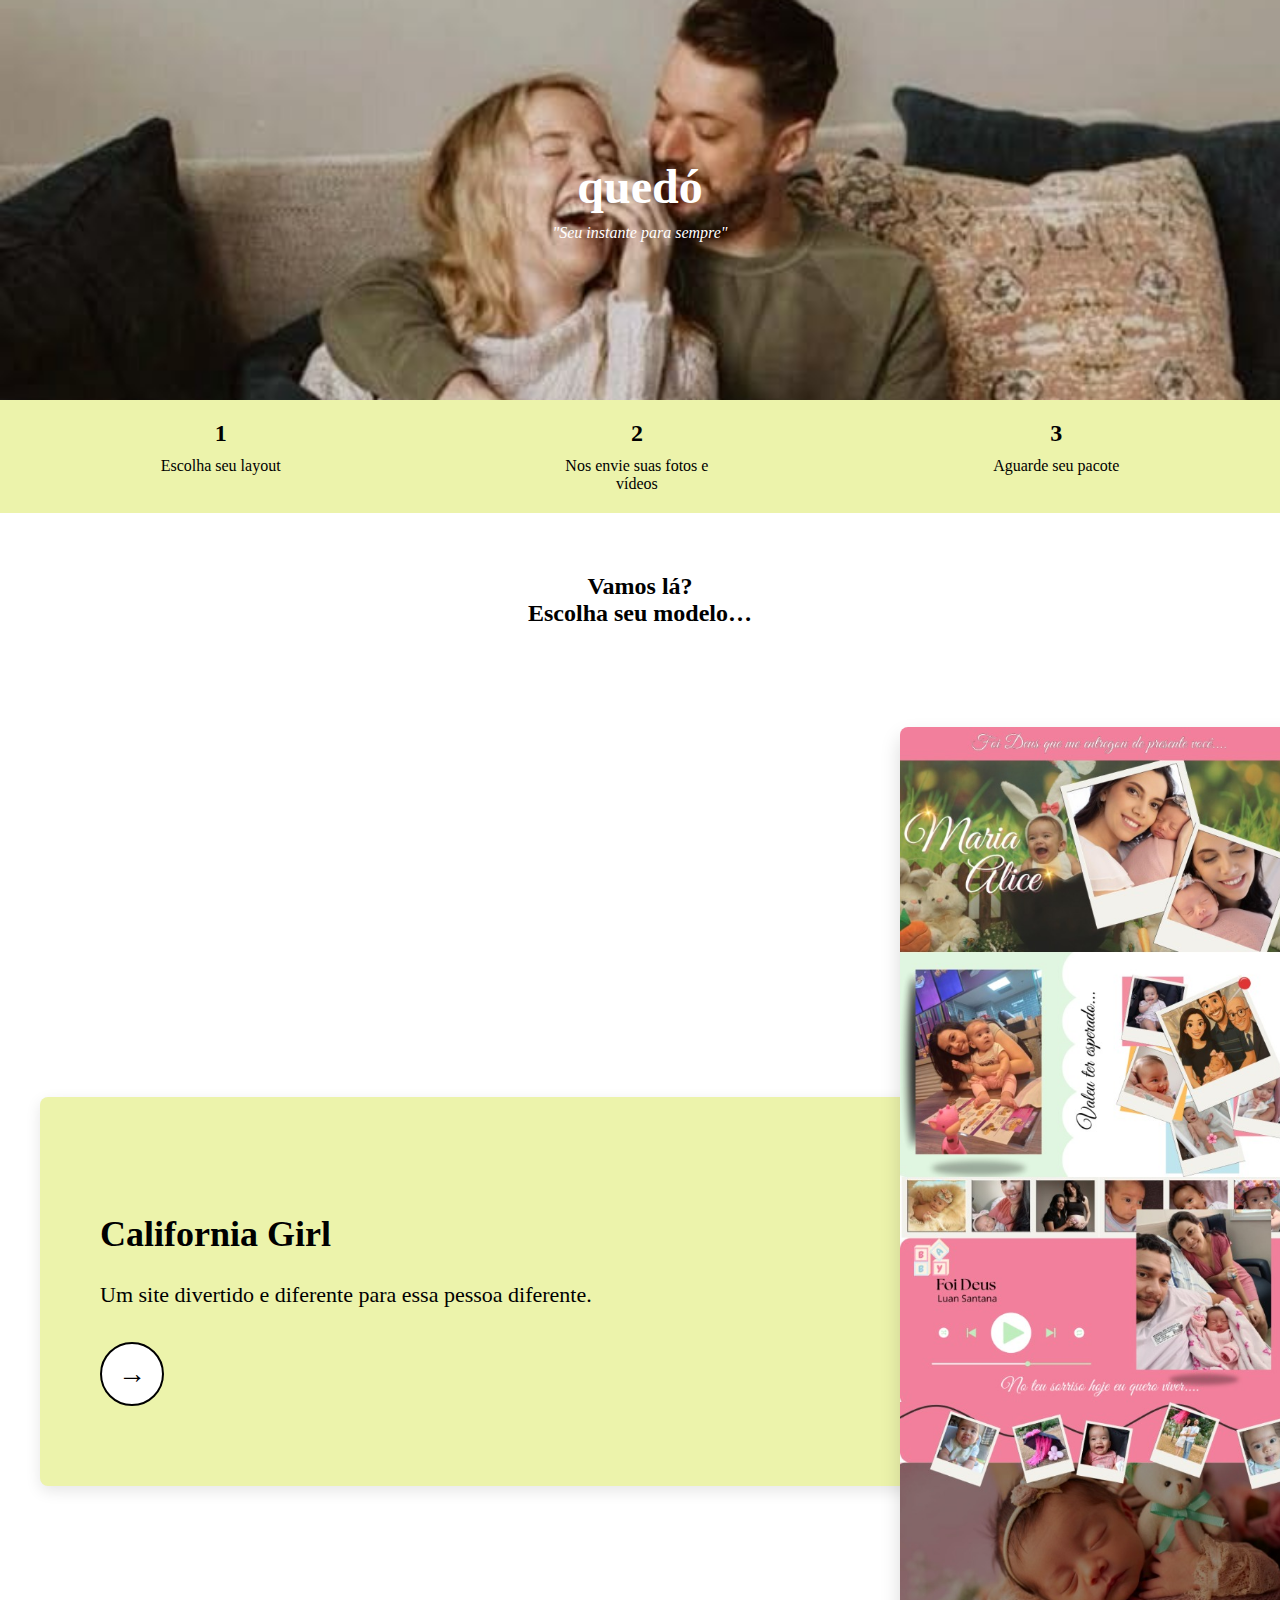
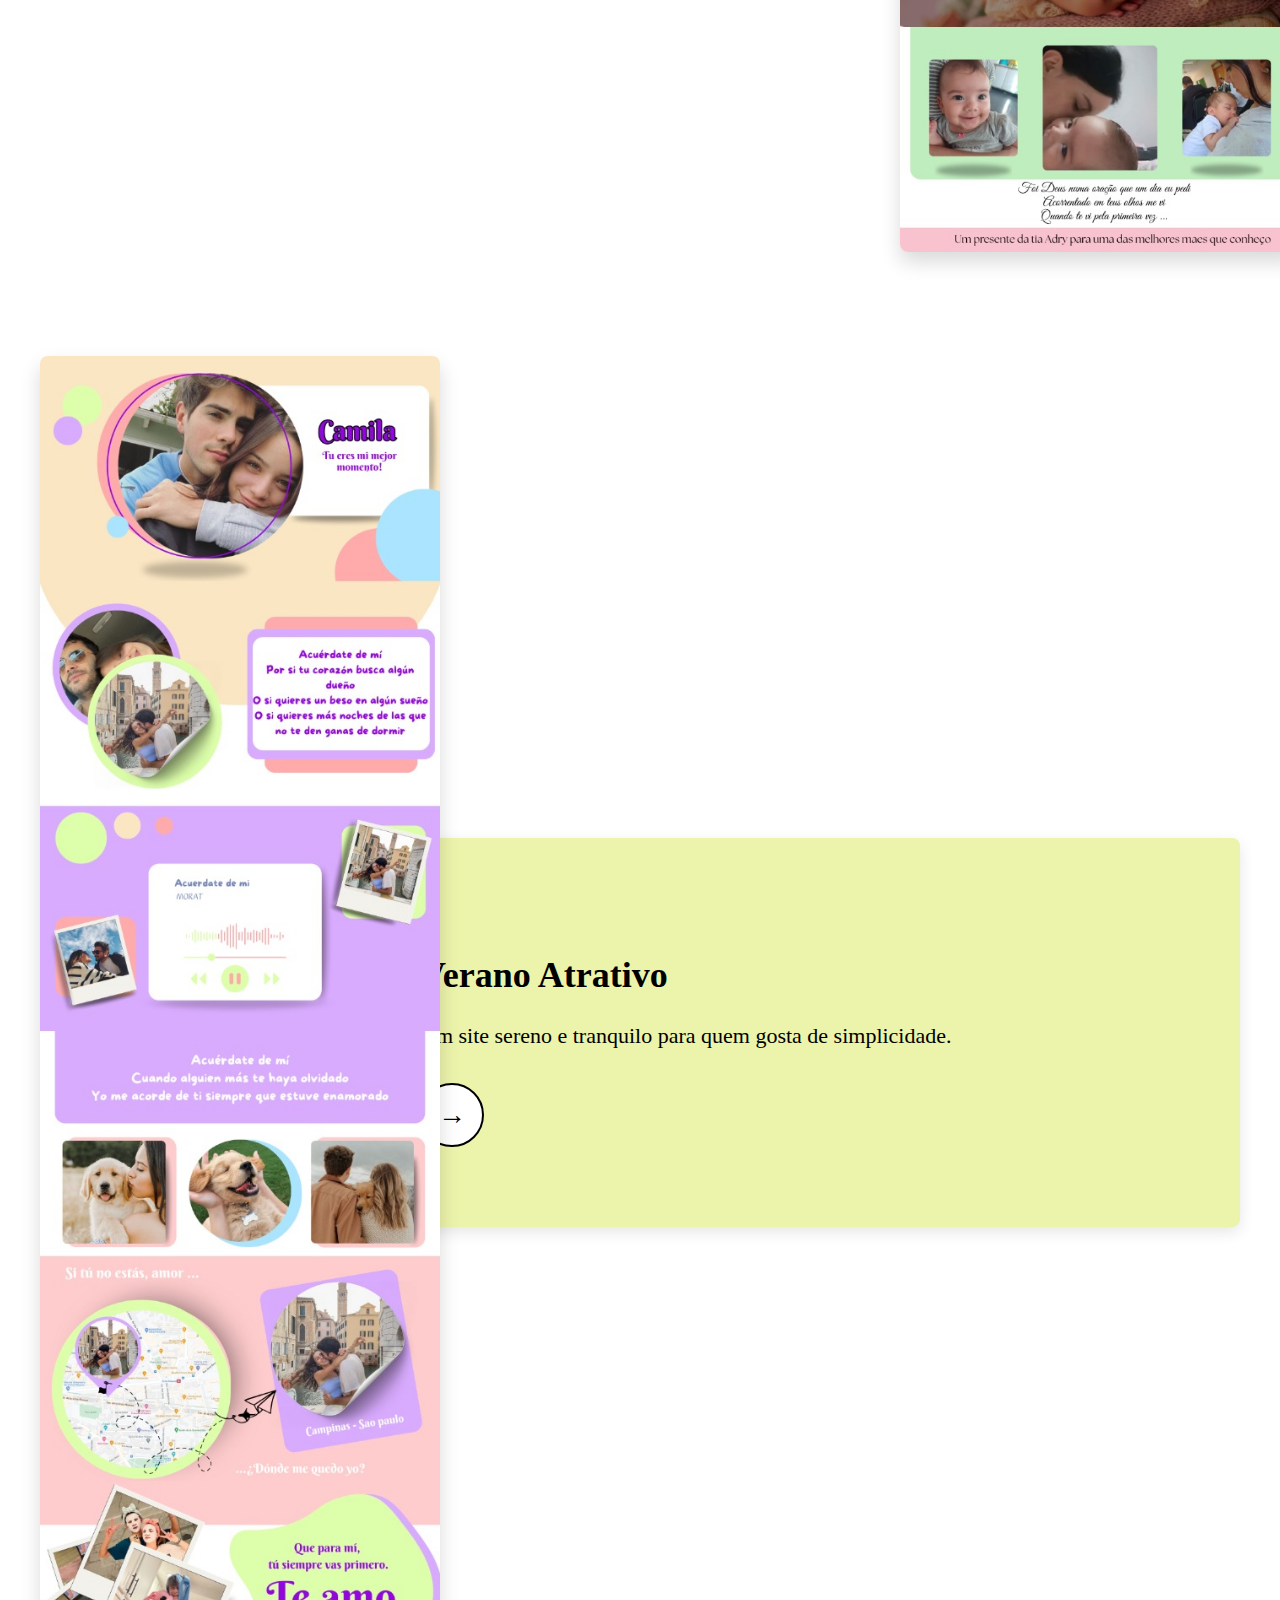
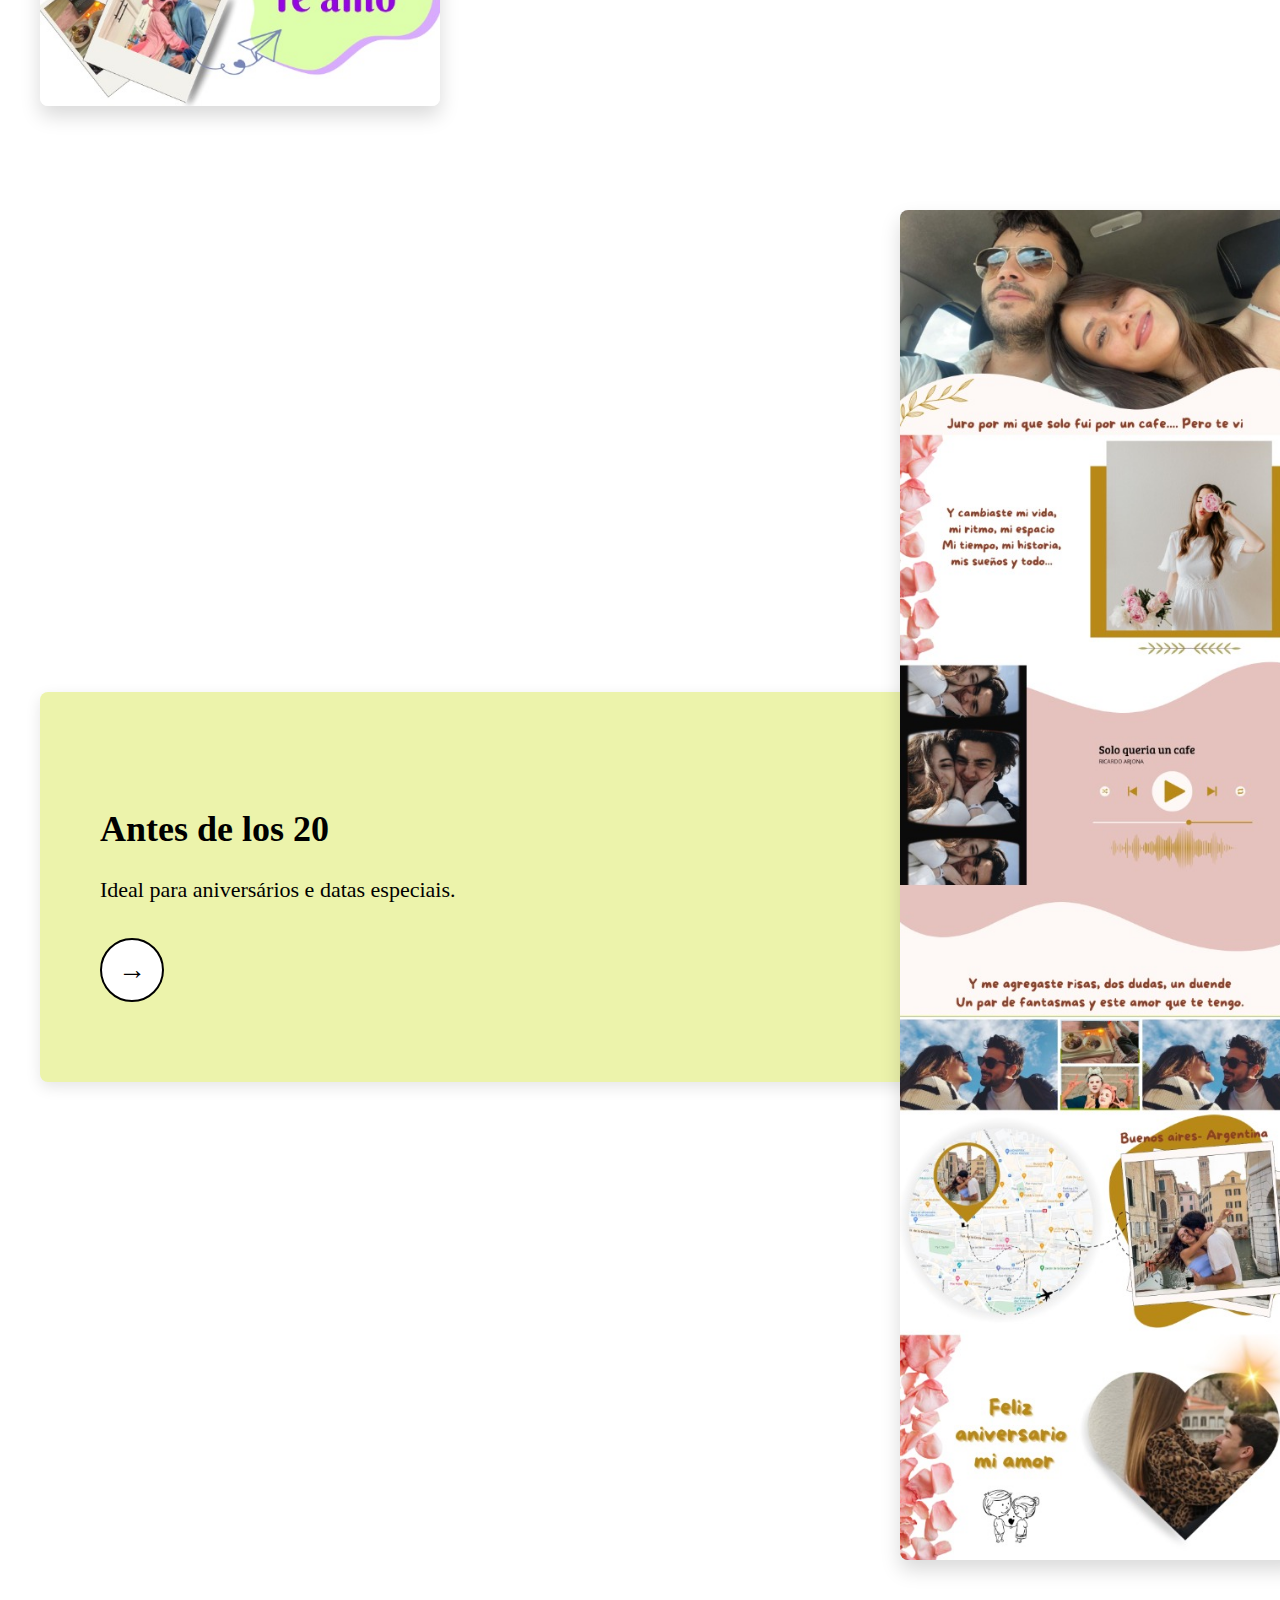
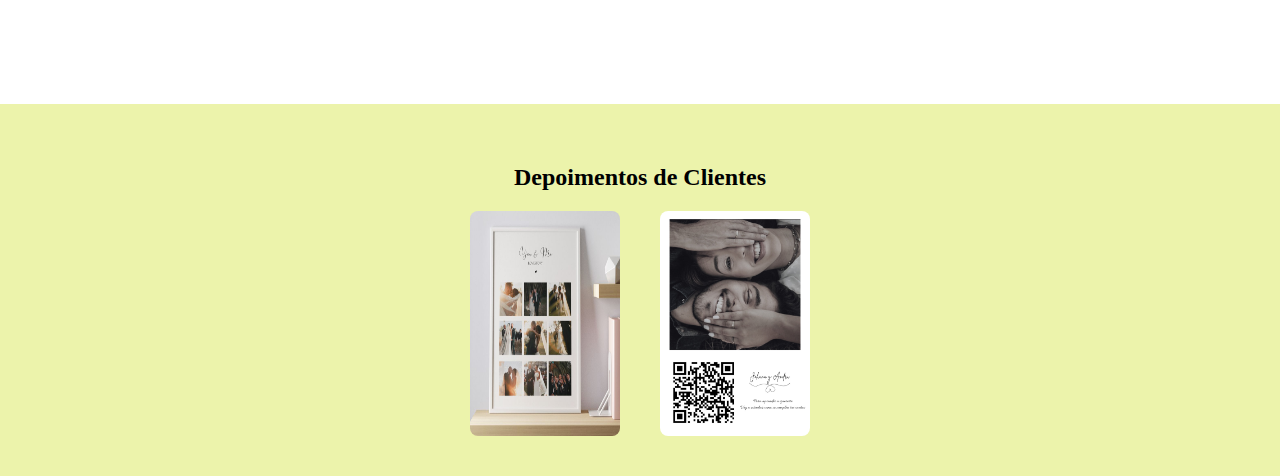
<file: modelo1.html>
<!DOCTYPE html>
<html lang="pt">
  <head>
    <meta charset="UTF-8" />
    <meta name="viewport" content="width=device-width, initial-scale=1.0" />
    <title>Quedó</title>
    <link rel="stylesheet" href="style1.css">
  </head>

  <body>

    <section class="hero">
      <h1>quedó</h1>
      <p>"Seu instante para sempre"</p>
    </section>

    <section class="steps">
      <div class="step">
        <span>1</span>
        Escolha seu layout
      </div>
      <div class="step">
        <span>2</span>
        Nos envie suas fotos e vídeos
      </div>
      <div class="step">
        <span>3</span>
        Aguarde seu pacote
      </div>
    </section>

    <section class="models">
      <h2>Vamos lá?<br>Escolha seu modelo…</h2>

      <div class="model-card">
        <div class="model-img-wrapper">
          <img class="model-img" src="fotos/foto_1.jpeg" alt="Modelo California Girl">
        </div>
        <div class="model-info">
          <h3>California Girl</h3>
          <p>Um site divertido e diferente para essa pessoa diferente.</p>
          <div class="model-button">
            <a href="#formulario" class="arrow-button">→</a>
          </div>
        </div>
      </div>

      <div class="model-card">
        <div class="model-img-wrapper">
          <img class="model-img" src="fotos/foto_2.jpeg" alt="Modelo Verano Atrativo">
        </div>
        <div class="model-info">
          <h3>Verano Atrativo</h3>
          <p>Um site sereno e tranquilo para quem gosta de simplicidade.</p>
          <div class="model-button">
            <a href="#formulario" class="arrow-button">→</a>
          </div>
        </div>
      </div>

      <div class="model-card">
        <div class="model-img-wrapper">
          <img class="model-img" src="fotos/foto_3.jpeg" alt="Modelo Antes dos 20">
        </div>
        <div class="model-info">
          <h3>Antes de los 20</h3>
          <p>Ideal para aniversários e datas especiais.</p>
          <div class="model-button">
            <a href="#formulario" class="arrow-button">→</a>
          </div>
        </div>
      </div>      

    </section>

    <section class="testimonials">
      <h2>Depoimentos de Clientes</h2>
      <div class="testimonial-imgs">
        <img src="fotos/foto_4.jpeg" alt="Depoimento 1">
        <img src="fotos/foto_5.jpeg" alt="Depoimento 2">
      </div>
    </section>

  </body>
</html>
</file>
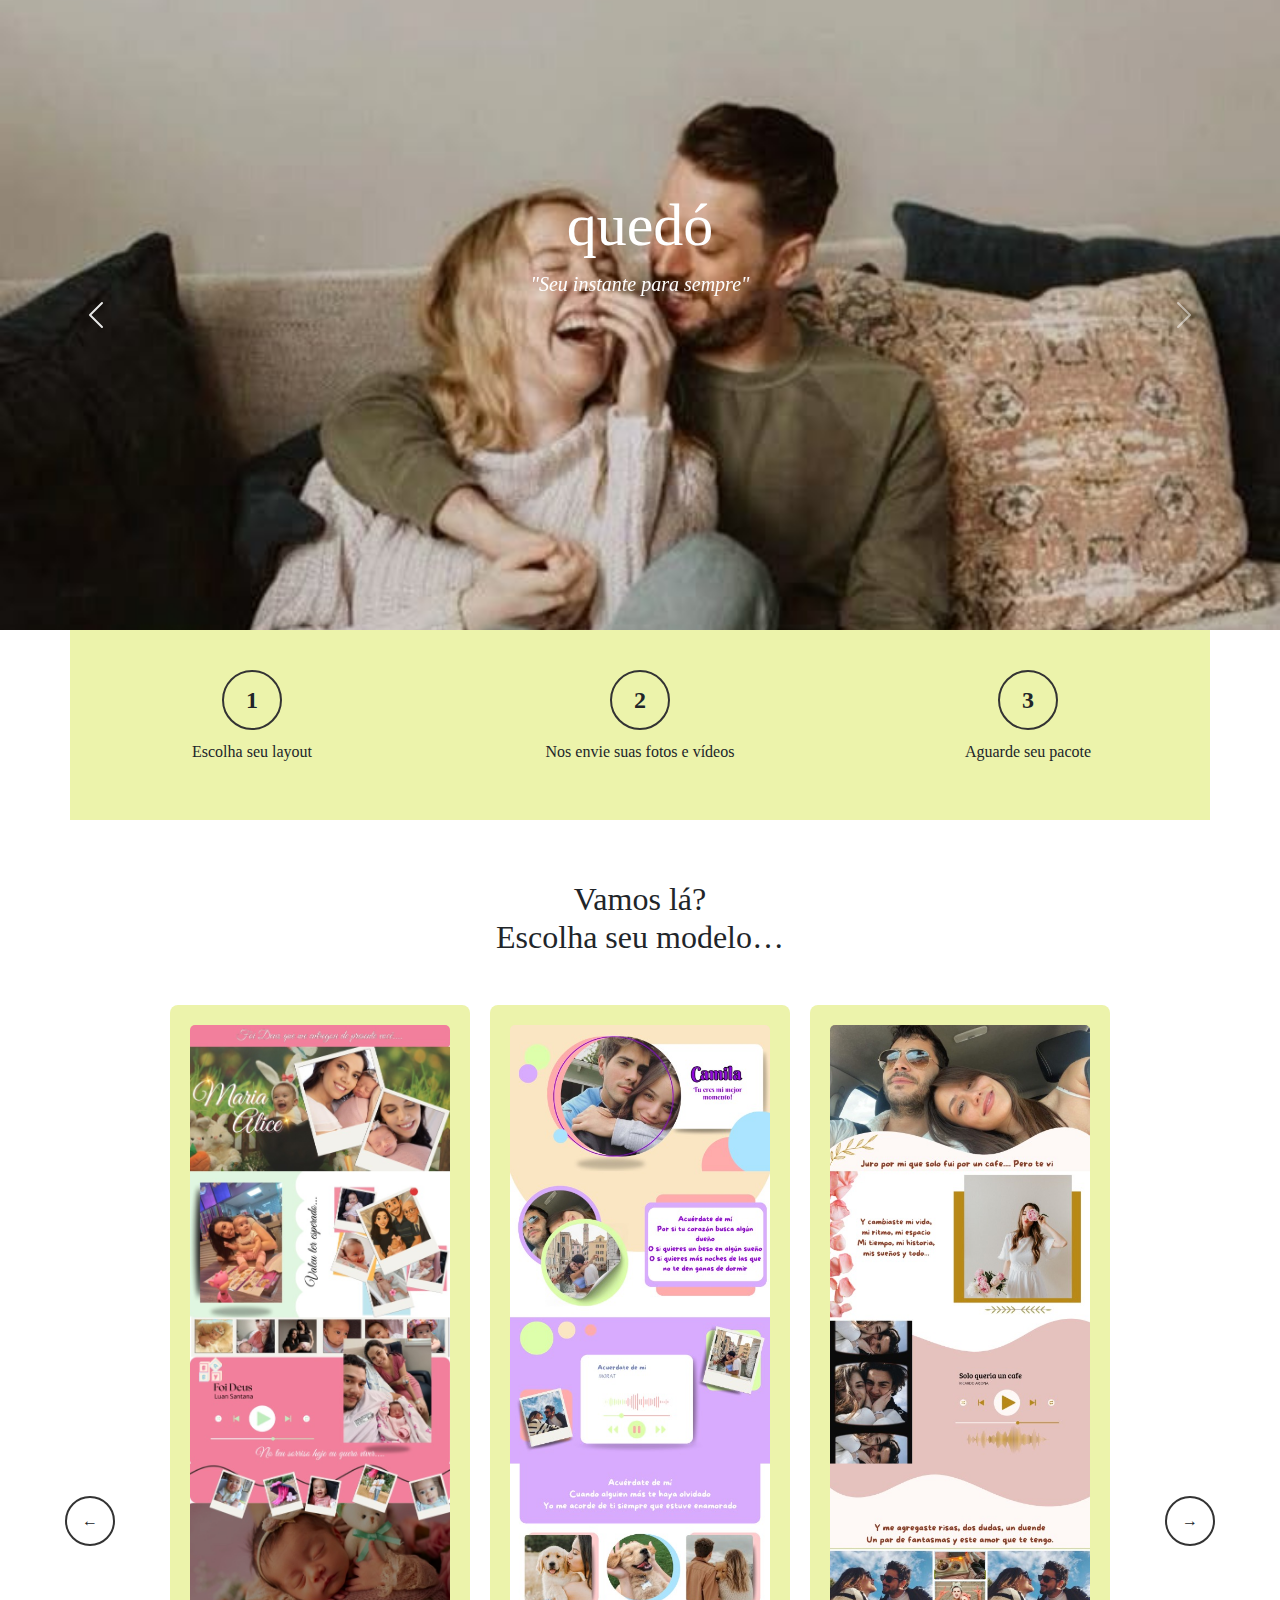
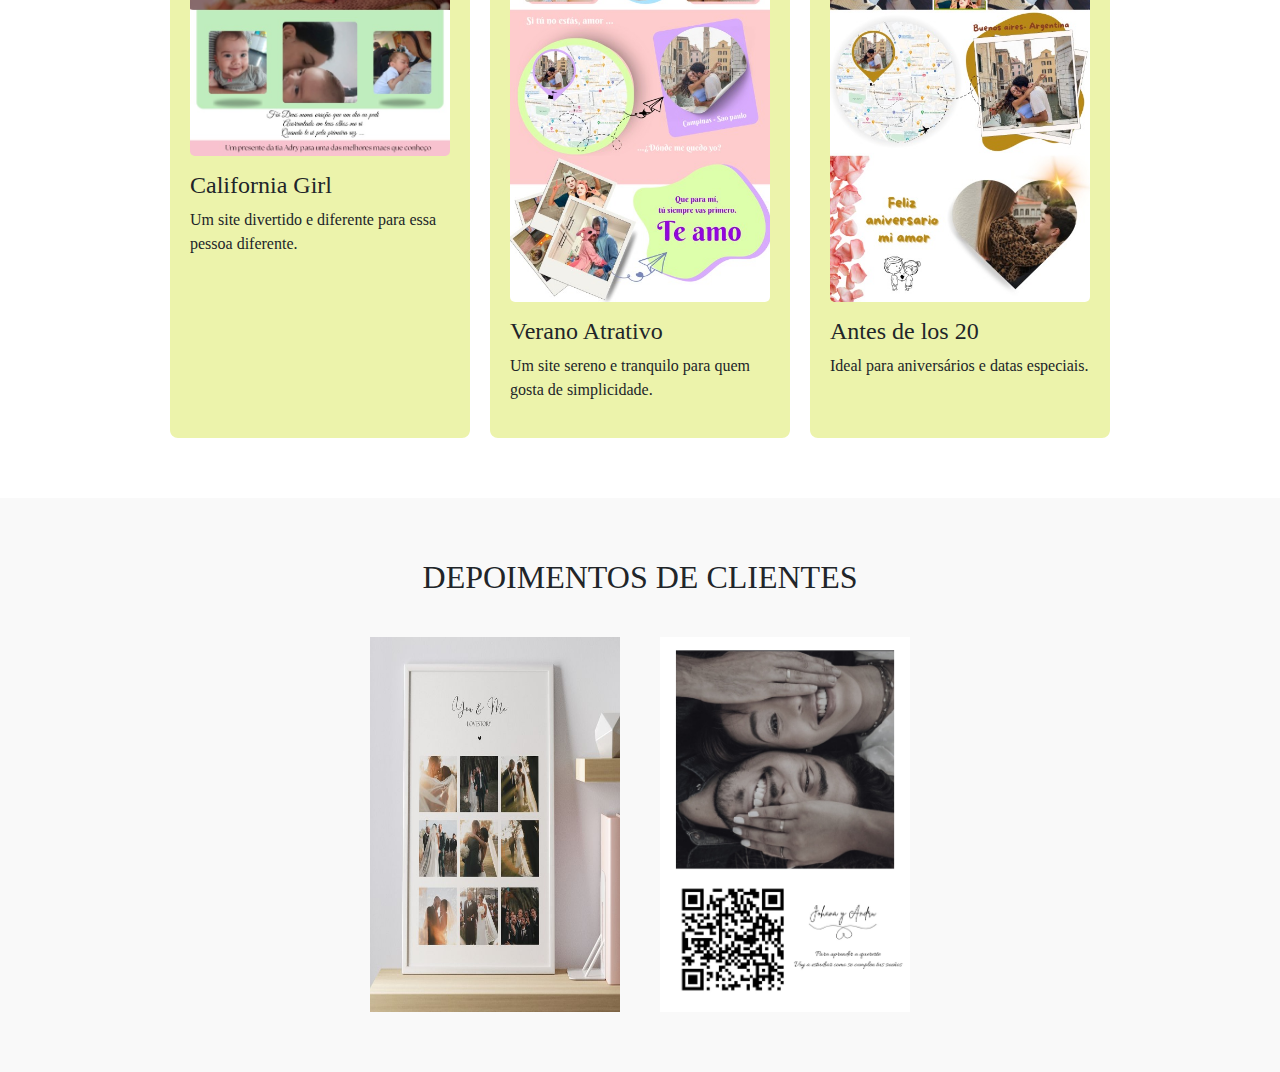
<file: modelo2.html>
<!DOCTYPE html>
<html lang="pt">
  <head>
    <meta charset="UTF-8" />
    <meta name="viewport" content="width=device-width, initial-scale=1.0" />
    <title>Quedó</title>
    <link href="https://cdn.jsdelivr.net/npm/bootstrap@5.3.3/dist/css/bootstrap.min.css" rel="stylesheet" />
    <link rel="stylesheet" href="style2.css">
  </head>

  <body>

    <!-- Hero / Carrusel -->
    <section class="hero">
      <div id="heroCarousel" class="carousel slide" data-bs-ride="carousel">
        <div class="carousel-inner">
          <div class="carousel-item active">
            <img src="fotos/foto_0.jpeg" class="d-block w-100" alt="Banner 1">
          </div>

          <div class="carousel-item">
            <img src="fotos/foto_0.jpeg" class="d-block w-100" alt="Banner 2">
          </div>

          <div class="carousel-item">
            <img src="fotos/foto_0.jpeg" class="d-block w-100" alt="Banner 3">
          </div>
        </div>

        <button class="carousel-control-prev" type="button" data-bs-target="#heroCarousel" data-bs-slide="prev">
          <span class="carousel-control-prev-icon"></span>
        </button>

        <button class="carousel-control-next" type="button" data-bs-target="#heroCarousel" data-bs-slide="next">
          <span class="carousel-control-next-icon"></span>
        </button>
      </div>

      <div class="overlay-text">
        <h1>quedó</h1>
        <p>"Seu instante para sempre"</p>
      </div>
    </section>

    <!-- Steps -->
    <section class="steps container">
      <div class="row">
        <div class="col-md-4 step">
          <div class="step-number">1</div>
          <p>Escolha seu layout</p>
        </div>

        <div class="col-md-4 step">
          <div class="step-number">2</div>
          <p>Nos envie suas fotos e vídeos</p>
        </div>

        <div class="col-md-4 step">
          <div class="step-number">3</div>
          <p>Aguarde seu pacote</p>
        </div>
      </div>
    </section>

    <!-- Modelos (slider personalizado) -->
    <section class="models container">
      <h2 class="text-center">Vamos lá? <br>Escolha seu modelo…</h2>
      <div class="slider-container d-flex align-items-center justify-content-center mt-5">
        <div class="nav-arrow prev" id="slidePrev">&#8592;</div>
        <div class="d-flex overflow-hidden" id="modelSlide">
          <!-- Cartões de modelo -->
          <div class="model-card">
            <img src="fotos/foto_1.jpeg" alt="California Girl">
            <div class="model-info">
              <h3>California Girl</h3>
              <p>Um site divertido e diferente para essa pessoa diferente.</p>
            </div>
          </div>

          <div class="model-card">
            <img src="fotos/foto_2.jpeg" alt="Verano Atrativo">
            <div class="model-info">
              <h3>Verano Atrativo</h3>
              <p>Um site sereno e tranquilo para quem gosta de simplicidade.</p>
            </div>
          </div>

          <div class="model-card">
            <img src="fotos/foto_3.jpeg" alt="Antes de los 20">
            <div class="model-info">
              <h3>Antes de los 20</h3>
              <p>Ideal para aniversários e datas especiais.</p>
            </div>
          </div>
        </div>

        <div class="nav-arrow next" id="slideNext">&#8594;</div>
      </div>
    </section>

    <!-- Depoimentos -->
    <section class="testimonials">
      <div class="container">
        <h2>DEPOIMENTOS DE CLIENTES</h2>
        <div class="d-flex flex-wrap justify-content-center">
          <img class="testimonial-img" src="fotos/foto_4.jpeg" alt="Depoimento 1">
          <img class="testimonial-img" src="fotos/foto_5.jpeg" alt="Depoimento 2">
        </div>
      </div>
    </section>

    <script src="https://cdn.jsdelivr.net/npm/bootstrap@5.3.3/dist/js/bootstrap.bundle.min.js"></script>
  
    <script>
      // Slider de modelos
      const container = document.getElementById('modelSlide');
      let scrollX = 0;
      document.getElementById('slidePrev').addEventListener('click', () => {
      scrollX -= 320;
      if (scrollX < 0) scrollX = 0;
      container.scrollTo({ left: scrollX, behavior: 'smooth' });
      });

      document.getElementById('slideNext').addEventListener('click', () => {
      scrollX += 320;
      const max = container.scrollWidth - container.clientWidth;
      if (scrollX > max) scrollX = max;
      container.scrollTo({ left: scrollX, behavior: 'smooth' });
      });

    </script>
  </body>
</html>
</file>
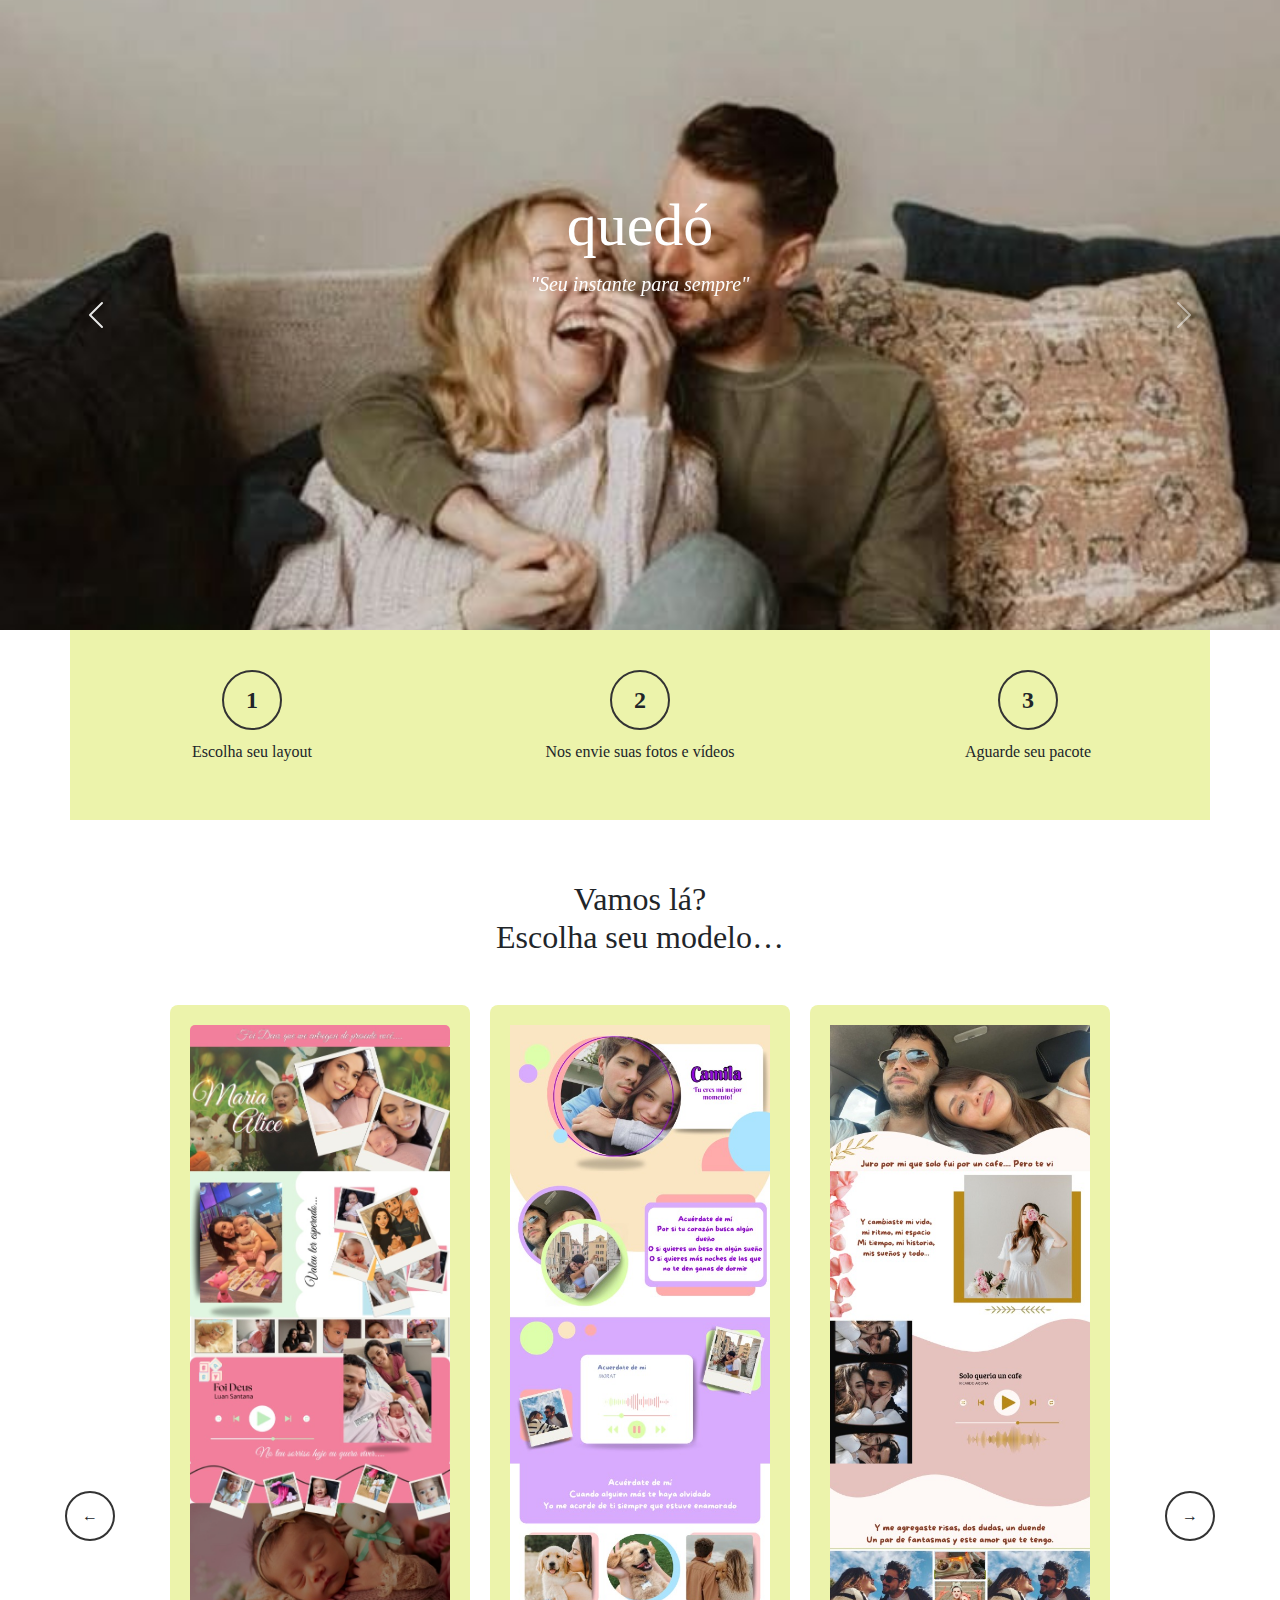
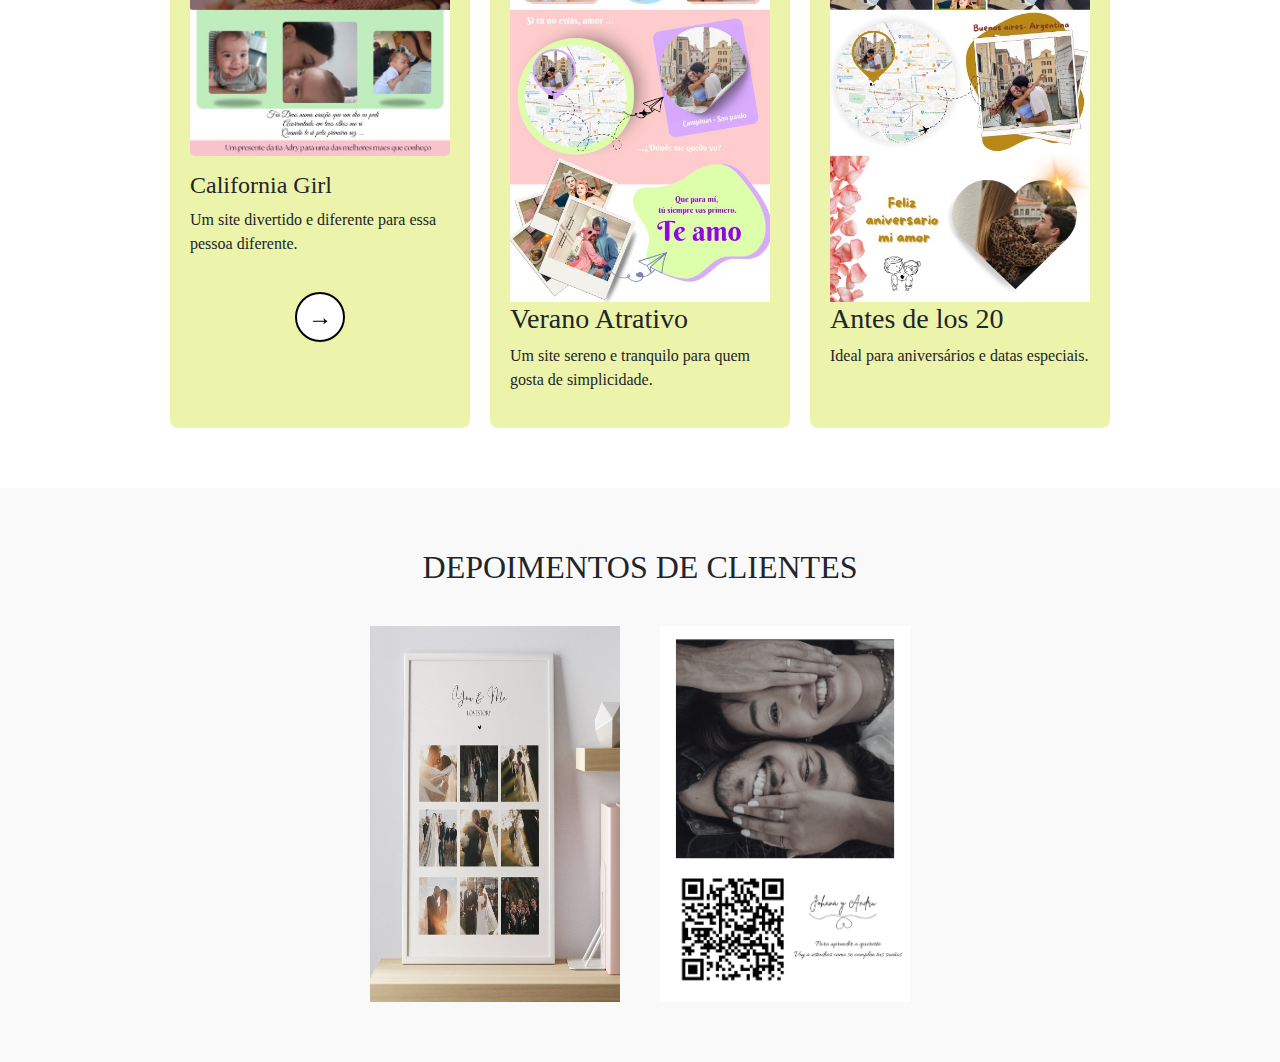
<file: modelo3.html>
<!DOCTYPE html>
<html lang="pt">

    <head>
        <meta name="viewport" content="width=device-width, initial-scale=1.0" />
        <title>Quedó</title>
        <link href="https://cdn.jsdelivr.net/npm/bootstrap@5.3.3/dist/css/bootstrap.min.css" rel="stylesheet" />
        <link rel="stylesheet" href="style3.css">
        <meta charset="UTF-8" />
    </head>

    <body>
        
        <!-- Hero / Carrusel -->
        <section class="hero">
            <div id="heroCarousel" class="carousel slide" data-bs-ride="carousel">
                <div class="carousel-inner">
                    <div class="carousel-item active">
                        <img src="fotos/foto_0.jpeg" class="d-block w-100" alt="Banner 1">
                    </div>
                    <div class="carousel-item">
                        <img src="fotos/foto_0.jpeg" class="d-block w-100" alt="Banner 2">
                    </div>
                    <div class="carousel-item">
                        <img src="fotos/foto_0.jpeg" class="d-block w-100" alt="Banner 3">
                    </div>
                </div>
                <button class="carousel-control-prev" type="button" data-bs-target="#heroCarousel" data-bs-slide="prev">
                    <span class="carousel-control-prev-icon"></span>
                </button>
                <button class="carousel-control-next" type="button" data-bs-target="#heroCarousel" data-bs-slide="next">
                    <span class="carousel-control-next-icon"></span>
                </button>
            </div>
            <div class="overlay-text">
                <h1>quedó</h1>
                <p>"Seu instante para sempre"</p>
            </div>
        </section>
        
        <!-- Steps -->
        <section class="steps container">
            <div class="row">
                <div class="col-md-4 step">
                    <div class="step-number">1</div>
                    <p>Escolha seu layout</p>
                </div>
                <div class="col-md-4 step">
                    <div class="step-number">2</div>
                    <p>Nos envie suas fotos e vídeos</p>
                </div>
                <div class="col-md-4 step">
                    <div class="step-number">3</div>
                    <p>Aguarde seu pacote</p>
                </div>
            </div>
        </section>

        <!-- Modelos (slider personalizado) -->
        <section class="models container">
            <h2 class="text-center">Vamos lá? <br>Escolha seu modelo…</h2>
            <div class="slider-container d-flex align-items-center justify-content-center mt-5">
                <div class="nav-arrow prev" id="slidePrev">&#8592;</div>
                <div class="d-flex overflow-hidden" id="modelSlide">
                    <!-- Cartões de modelo -->

                    <!-- desde aqui comienza -->
                    <div class="model-card" id="model1">
                        <div class="model-front">
                            <img src="fotos/foto_1.jpeg" alt="California Girl">
                            <div class="model-info">
                                <h3>California Girl</h3>
                                <p>Um site divertido e diferente para essa pessoa diferente.</p>
                            </div>
                            <div class="next-btn">
                                <button class="btn-circle" onclick="showModelOptions('model1')">&#8594;</button>
                            </div>
                        </div>

                        <div class="model-reveal d-none">
                            <div class="reveal-left">
                                <button class="btn btn-light btn-lg mb-4">ENVIAR FOTOS E VÍDEOS</button>
                                <p>Escolha a cor do seu portaretrato</p>
                                <div class="d-flex justify-content-center gap-4">
                                    <label>
                                        <input type="radio" name="cor1"> Preto
                                    </label>
                                    <label>
                                        <input type="radio" name="cor1"> Branco
                                    </label>
                                </div>
                            </div>
                            <div class="reveal-img">
                                <img src="fotos/foto_1.jpeg" alt="Preview modelo" class="img-fluid">
                            </div>
                        </div>
                    </div>
                    <!-- hasta aqui -->

                    
                    <div class="model-card">
                        <img src="fotos/foto_2.jpeg" alt="Verano Atrativo">
                        <div class="model-info">
                            <h3>Verano Atrativo</h3>
                            <p>Um site sereno e tranquilo para quem gosta de simplicidade.</p>
                        </div>
                    </div>

                    <div class="model-card">
                        <img src="fotos/foto_3.jpeg" alt="Antes de los 20">
                        <div class="model-info">
                            <h3>Antes de los 20</h3>
                            <p>Ideal para aniversários e datas especiais.</p>
                        </div>
                    </div>
                
                </div>
                <div class="nav-arrow next" id="slideNext">&#8594;</div>
            </div>
        </section>

        <!-- Depoimentos -->
        <section class="testimonials">
            <div class="container">
                <h2>DEPOIMENTOS DE CLIENTES</h2>
                <div class="d-flex flex-wrap justify-content-center">
                    <img class="testimonial-img" src="fotos/foto_4.jpeg" alt="Depoimento 1">
                    <img class="testimonial-img" src="fotos/foto_5.jpeg" alt="Depoimento 2">
                </div>
            </div>
        </section>

        <script src="https://cdn.jsdelivr.net/npm/bootstrap@5.3.3/dist/js/bootstrap.bundle.min.js"></script>

        <script>
            // Slider de modelos
            const container = document.getElementById('modelSlide');
            let scrollX = 0;
            document.getElementById('slidePrev').addEventListener('click', () => {
                scrollX -= 320;
                if (scrollX < 0) scrollX = 0;
                container.scrollTo({ left: scrollX, behavior: 'smooth' });
            });

            document.getElementById('slideNext').addEventListener('click', () => {
                scrollX += 320;
                const max = container.scrollWidth - container.clientWidth;
                if (scrollX > max) scrollX = max;
                container.scrollTo({ left: scrollX, behavior: 'smooth' });
            });

            function showModelOptions(id) {
                const modelCard = document.getElementById(id);
                const front = modelCard.querySelector('.model-front');
                const reveal = modelCard.querySelector('.model-reveal');
                front.classList.add('d-none');
                reveal.classList.remove('d-none');
            };
        </script>

    </body>

</html>
</file>
<file: style1.css>
body {
  margin: 0;
  font-family: 'Georgia', serif;
}

/* ahora cada clase va fuera y sola */
.hero {
  background: url('fotos/foto_0.jpeg') center/cover no-repeat;
  height: 400px;
  color: white;
  text-align: center;
  display: flex;
  flex-direction: column;
  justify-content: center;
}

.hero h1 {
  font-size: 48px;
  margin: 0;
}

.hero p {
  font-style: italic;
  margin: 10px 0 0;
}

.steps {
  background-color: #ecf3ab;
  display: flex;
  justify-content: space-around;
  padding: 20px;
}

.step {
  text-align: center;
  max-width: 150px;
}

.step span {
  display: block;
  font-size: 24px;
  font-weight: bold;
  margin-bottom: 10px;
}

.models {
  text-align: center;
  padding: 40px 20px;
}

.model-card {
  position: relative;
  display: flex;
  justify-content: flex-start;
  align-items: center;
  margin: 100px auto;
  max-width: 1200px;
  z-index: 1;
}

.model-img-wrapper {
  position: relative;
  z-index: 3;
  margin-right: -80px; /* Hace que la imagen se meta dentro del fondo */
}

/* Botón con flecha */
.model-button {
  display: flex;
  align-items: center;
  justify-content: flex-start;
}

.arrow-button {
  width: 60px;
  height: 60px;
  background-color: white;
  border: 2px solid #000;
  border-radius: 50%;
  font-size: 28px;
  font-weight: bold;
  color: black;
  text-decoration: none;
  display: flex;
  align-items: center;
  justify-content: center;
  transition: all 0.3s ease;
}


.arrow-button:hover {
  background-color: #cddc8f;
  transform: scale(1.1);
}

/* Imagen sobre el fondo verde */
.model-img {
  width: 400px;
  max-width: 100%;
  border-radius: 8px;
  box-shadow: 0 10px 20px rgba(0, 0, 0, 0.15);
}


/* Fondo verde grande y destacado */
.model-info {
  background-color: #ecf3ab;
  padding: 80px 60px;
  flex: 1;
  border-radius: 8px;
  z-index: 1;
  text-align: left;
  box-shadow: 0 5px 15px rgba(0, 0, 0, 0.1);
}

.model-info h3 {
  font-size: 36px;
  margin-bottom: 20px;
}

.model-info p {
  font-size: 22px;
  line-height: 1.6;
  margin-bottom: 30px;
}

/* Tarjetas pares: imagen a la derecha */
.models .model-card:nth-child(even) {
  flex-direction: row-reverse;
}

.models .model-card:nth-child(even) .model-img-wrapper {
  margin-left: -80px;
  margin-right: 0;
}

.models .model-card:nth-child(even) .model-img {
  transform: translateX(60px); /* sobresale hacia la derecha */
}

.testimonials {
  background: #ecf3ab;
  padding: 40px;
  text-align: center;
}

.testimonial-imgs {
  display: flex;
  justify-content: center;
  gap: 40px;
  flex-wrap: wrap;
}

.testimonial-imgs img {
  width: 150px;
  border-radius: 8px;
}
</file>
<file: style2.css>
body {
    font-family: 'Georgia', serif;

      /* Hero Section */
    .hero {
        position: relative;

            .carousel-item {
                img {
                    height: 70vh;
                    object-fit: cover;
                }
            }

        .overlay-text {
            position: absolute;
            top: 40%;
            left: 50%;
            transform: translate(-50%, -50%);
            text-align: center;
            color: white;

            h1 {
                font-size: 60px;
                text-transform: lowercase;
            }

            p {
                font-size: 20px;
                font-style: italic;
            }
        }    
    }

    /* Steps */
    .steps {
        background: #ecf3ab;
        padding: 40px 0;

        .step {
            text-align: center;

            .step-number {
                width: 60px;
                height: 60px;
                border: 2px solid #333;
                border-radius: 50%;
                display: inline-flex;
                align-items: center;
                justify-content: center;
                font-size: 24px;
                font-weight: bold;
                margin-bottom: 10px;
            }
        }
    }

    /* Models Section */
    .models {
        padding: 60px 20px;

        .slider-container {
            position: relative;

                .model-card {
                    flex: 0 0 300px;
                    margin: 0 10px;
                    background: #ecf3ab;
                    text-align: left;
                    padding: 20px;
                    border-radius: 8px;

                    img {
                        width: 100%;
                        border-radius: 5px;
                    }

                    .model-info {
                        h3 {
                            margin-top: 15px;
                            font-size: 1.5rem;
                        }
                    } 
                }

            .nav-arrow {
                position: absolute;
                top: 50%;
                transform: translateY(-50%);
                background: white;
                border: 2px solid #333;
                border-radius: 50%;
                width: 50px;
                height: 50px;
                display: flex;
                align-items: center;
                justify-content: center;
                cursor: pointer;
            }

            .nav-arrow.prev {
                left: -25px;
            }

            .nav-arrow.next {
                right: -25px;
            }
        }
    }    
    

     /* Testimonials */
    .testimonials {
        padding: 60px 20px;
        background: #f9f9f9;
        text-align: center;

        h2 {
            margin-bottom: 40px;
        }

            .testimonial-img {
                max-width: 250px;
                margin: 0 20px;
            }
    }

    /* Responsividad */
    @media (max-width: 768px) {
        .nav-arrow {
            display: none;
        }

        .model-card {
            flex: 0 0 90%;
        }
    }
}
</file>
<file: style3.css>
body {
    font-family: 'Georgia', serif;

    /* Hero Section */
    .hero {
        position: relative;

            .carousel-item { 
                img {
                    height: 70vh;
                    object-fit: cover;
                }
            } 
            
        .overlay-text {
            position: absolute;
            top: 40%;
            left: 50%;
            transform: translate(-50%, -50%);
            text-align: center;
            color: white;

            h1 {
                font-size: 60px;
                text-transform: lowercase;
            }

            p {
                font-size: 20px;
                font-style: italic;
            }
        }    
    }

    /* Steps */
    .steps {
        background: #ecf3ab;
        padding: 40px 0;

        .step {
            text-align: center;

            .step-number {
                width: 60px;
                height: 60px;
                border: 2px solid #333;
                border-radius: 50%;
                display: inline-flex;
                align-items: center;
                justify-content: center;
                font-size: 24px;
                font-weight: bold;
                margin-bottom: 10px;
            }
        }
    }

    /* Models Section */
    .models {
        padding: 60px 20px;

        .slider-container {
            position: relative;

            .nav-arrow {
                position: absolute;
                top: 50%;
                transform: translateY(-50%);
                background: white;
                border: 2px solid #333;
                border-radius: 50%;
                width: 50px;
                height: 50px;
                display: flex;
                align-items: center;
                justify-content: center;
                cursor: pointer;
            }

            .nav-arrow.prev {
                left: -25px;
            }

            .nav-arrow.next {
                right: -25px;
            }

                .model-card {
                    position: relative;
                    width: 100%;
                    max-width: 900px;
                    overflow: hidden;
                    flex: 0 0 300px;
                    margin: 0 10px;
                    background: #ecf3ab;
                    text-align: left;
                    padding: 20px;
                    border-radius: 8px;
                    display: flex;
                    flex-direction: column;
                    transition: transform 0.5s ease;

                    .model-front {
                        display: flex;
                        flex-direction: column;
                        align-items: center;

                        img {
                            width: 100%;
                            border-radius: 5px;
                        }

                        .model-info { 
                            h3  {
                                margin-top: 15px;
                                font-size: 1.5rem;
                            }    
                        }

                        .next-btn {
                            margin-top: 20px;

                            .btn-circle {
                                width: 50px;
                                height: 50px;
                                border-radius: 50%;
                                border: 2px solid black;
                                background: white;
                                font-size: 24px;
                                line-height: 1;
                                cursor: pointer;
                            }
                        }
                    }
                    
                    .model-reveal {
                        display: flex;
                        justify-content: space-between;
                        align-items: center;
                        padding: 20px;
                        gap: 20px;

                        .reveal-left {
                            flex: 1;
                            text-align: center;
                        }

                        .reveal-img {
                            flex: 1;
                        }
                    }
                }
        }
    }    

    /* Testimonials */
    .testimonials {
        padding: 60px 20px;
        background: #f9f9f9;
        text-align: center;

        h2 {
            margin-bottom: 40px;
        }

        .testimonial-img {
            max-width: 250px;
            margin: 0 20px;
        }
    }    

    /* Responsividad */
    @media (max-width: 768px) {
        .nav-arrow {
            display: none;
        }

        .model-card {
            flex: 0 0 90%;
        }
    }
}
</file>
